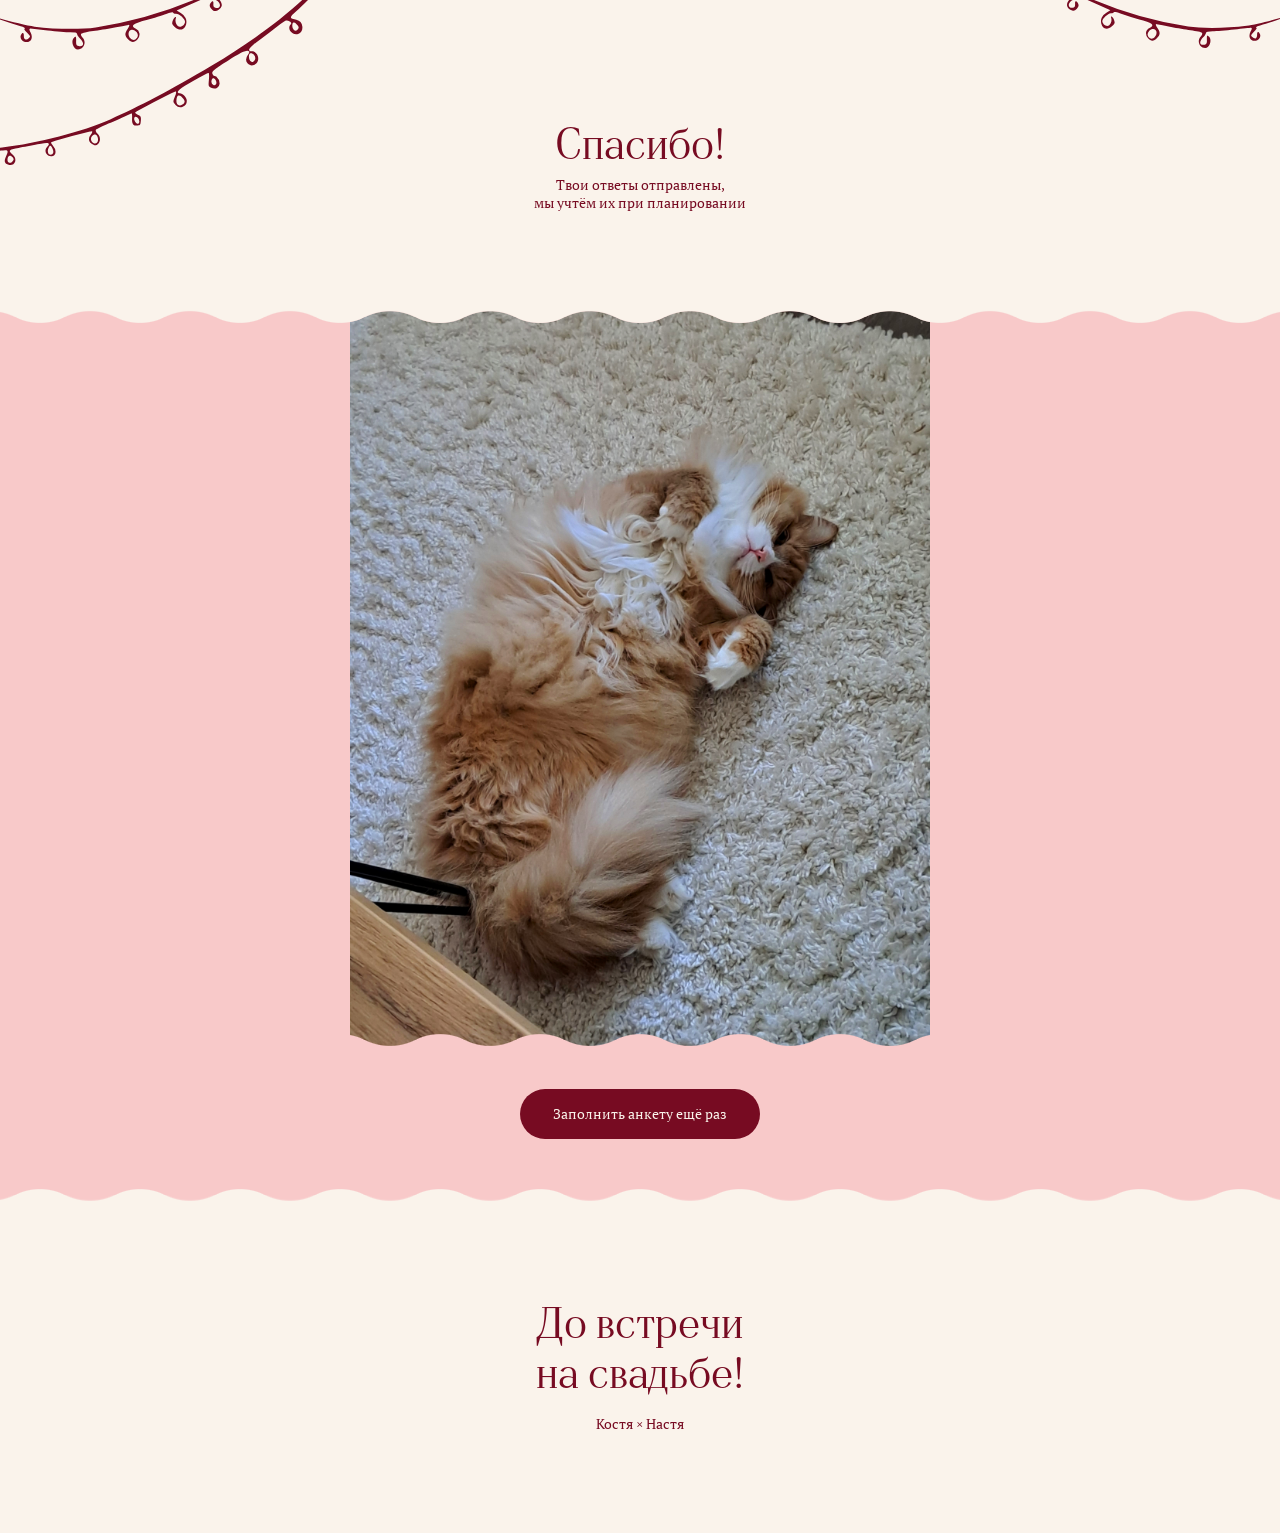
<file: wedding-invitation-success.html>
<!DOCTYPE html>
<html lang="ru">
<head>
	<meta http-equiv="Content-Type" content="text/html; charset=utf-8" />
	<meta name="viewport" content="width=device-width, initial-scale=1.0, maximum-scale=1.0, user-scalable=0"/>
	<link rel="apple-touch-icon" href="static/favicons/favicon-apple.png">
	<link rel="preconnect" href="https://fonts.googleapis.com">
	<link rel="preconnect" href="https://fonts.gstatic.com" crossorigin>
	<link href="https://fonts.googleapis.com/css2?family=PT+Serif&display=swap" rel="stylesheet">
	<link rel="stylesheet" href="styles/wedding-invitation-success.css">
	<title>Спасибо!</title>
</head>
<body>
	<main>
		<section class="gratitude">
			<h1>Спасибо!</h1>
			<p class="gratitude__description">
				Твои ответы отправлены,<br>
				мы учтём их при планировании
			</p>
		</section>

		<section class="survey-suggestion">
			<img class="survey-suggestion__photo" src="static/wedding-invitation-success/success.jpg" alt="Забавная фотка кота">

			<form
				class="survey-suggestion__action"
				method="get"
				action="https://kvorlik.github.io/wedding-invitation.html#survey"
			>
				<button type="submit">Заполнить анкету ещё раз</button>
			</form>
		</section>
	</main>

	<footer class="footer">
		<h1>До встречи<br>на свадьбе!</h1>
		<p class="footer__description">Костя × Настя</p>
	</footer>
</body>
</html>
</file>
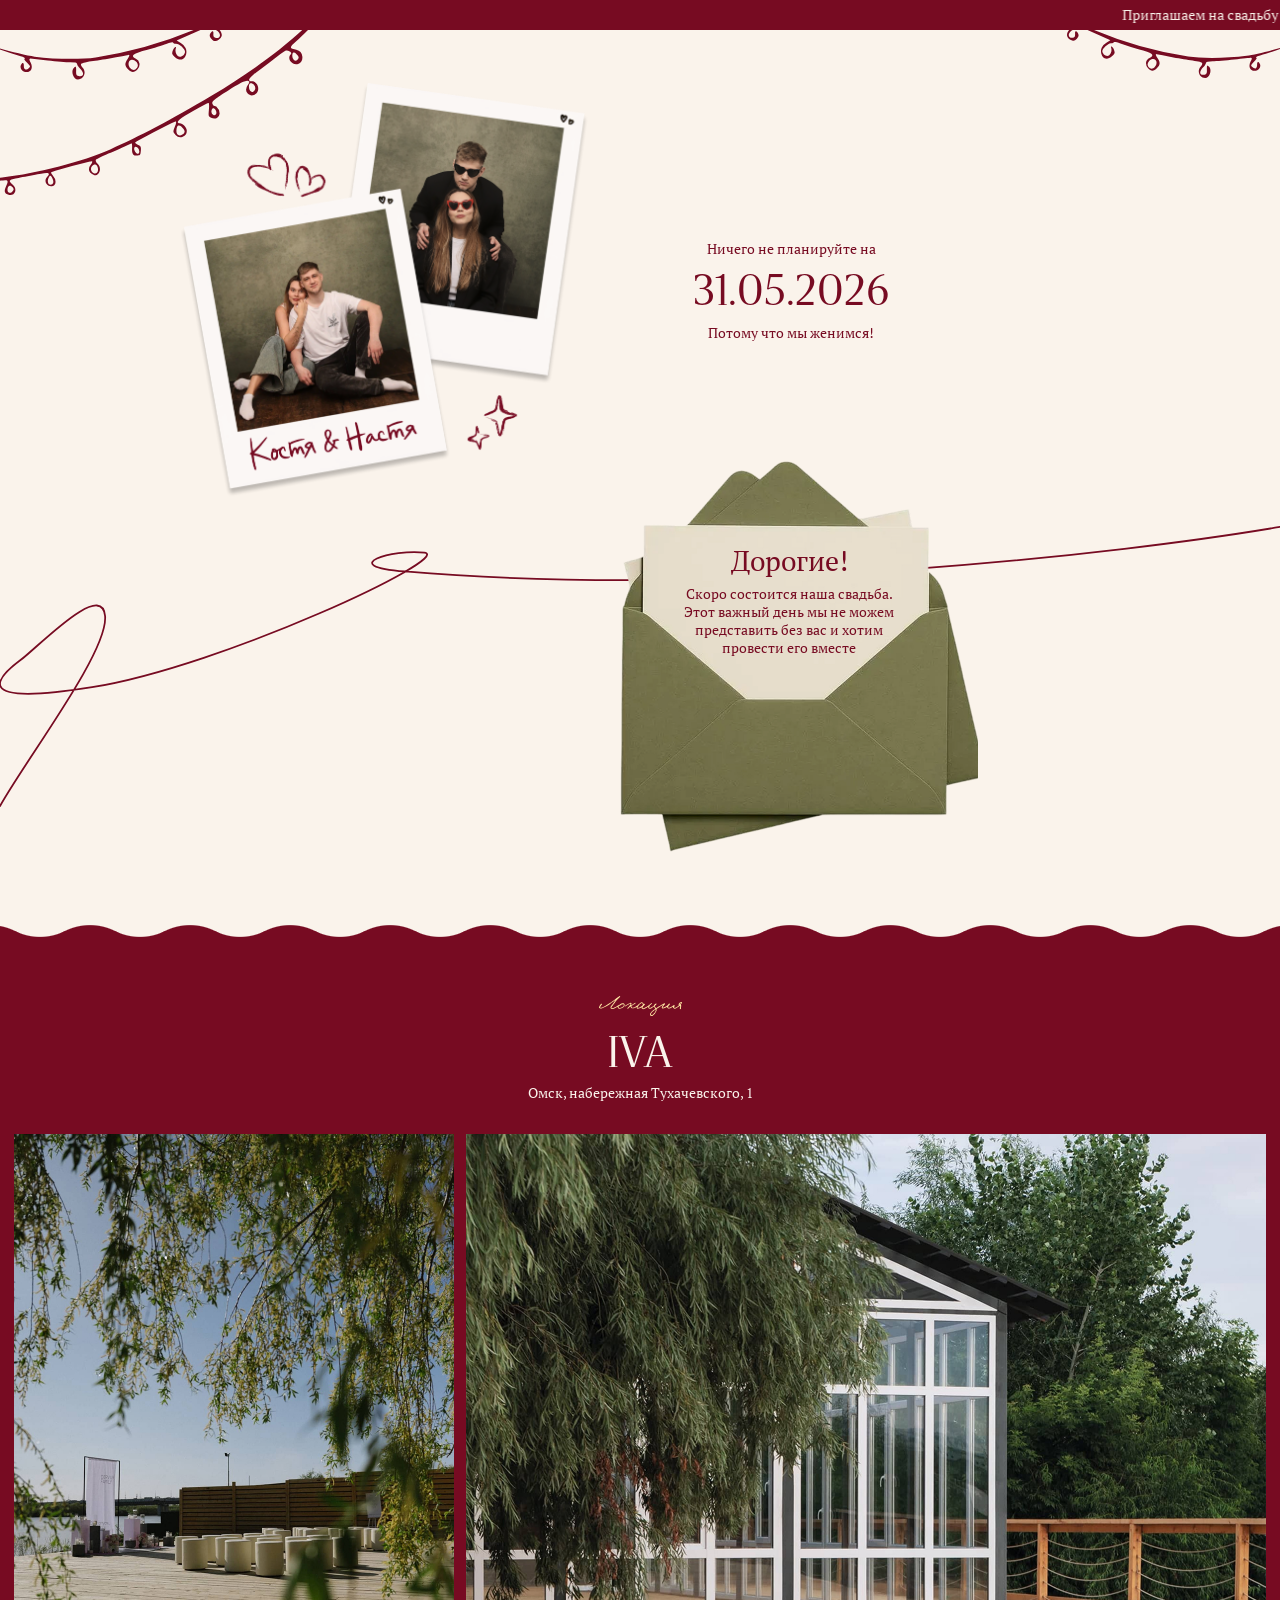
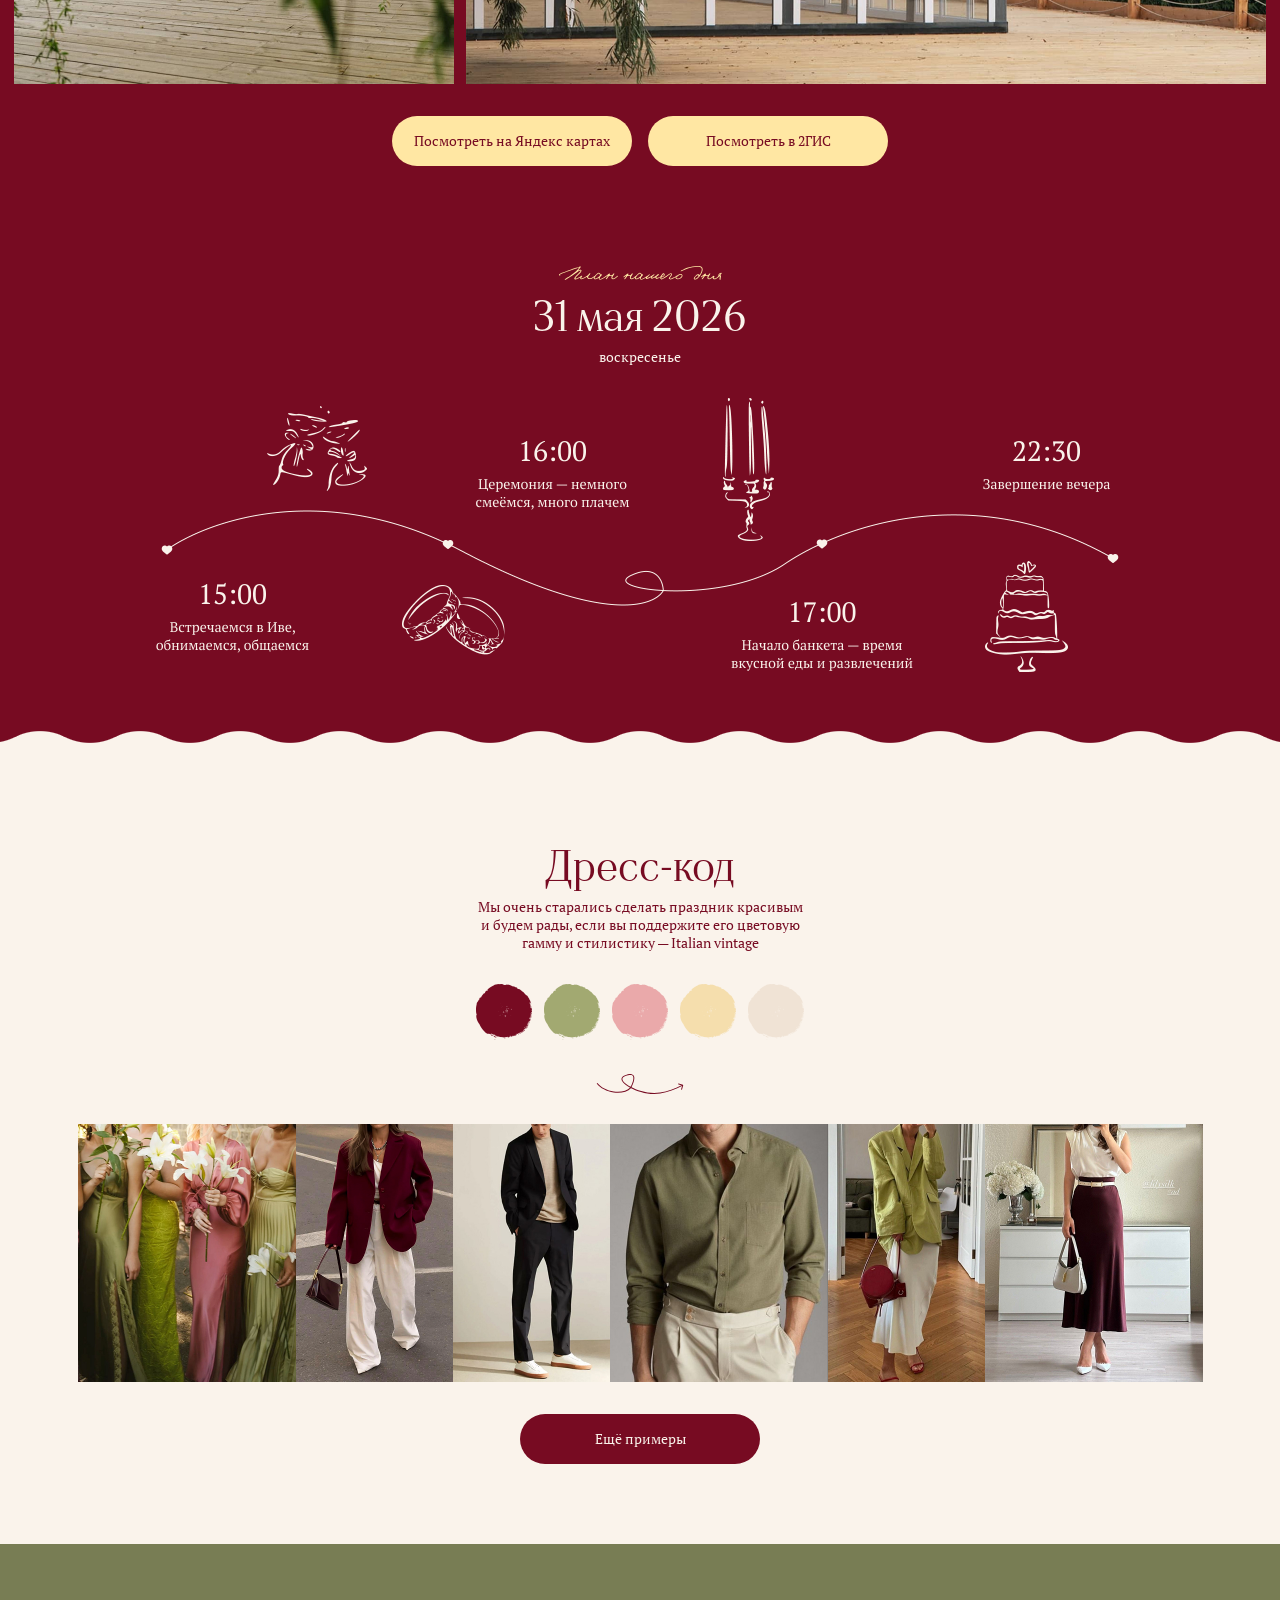
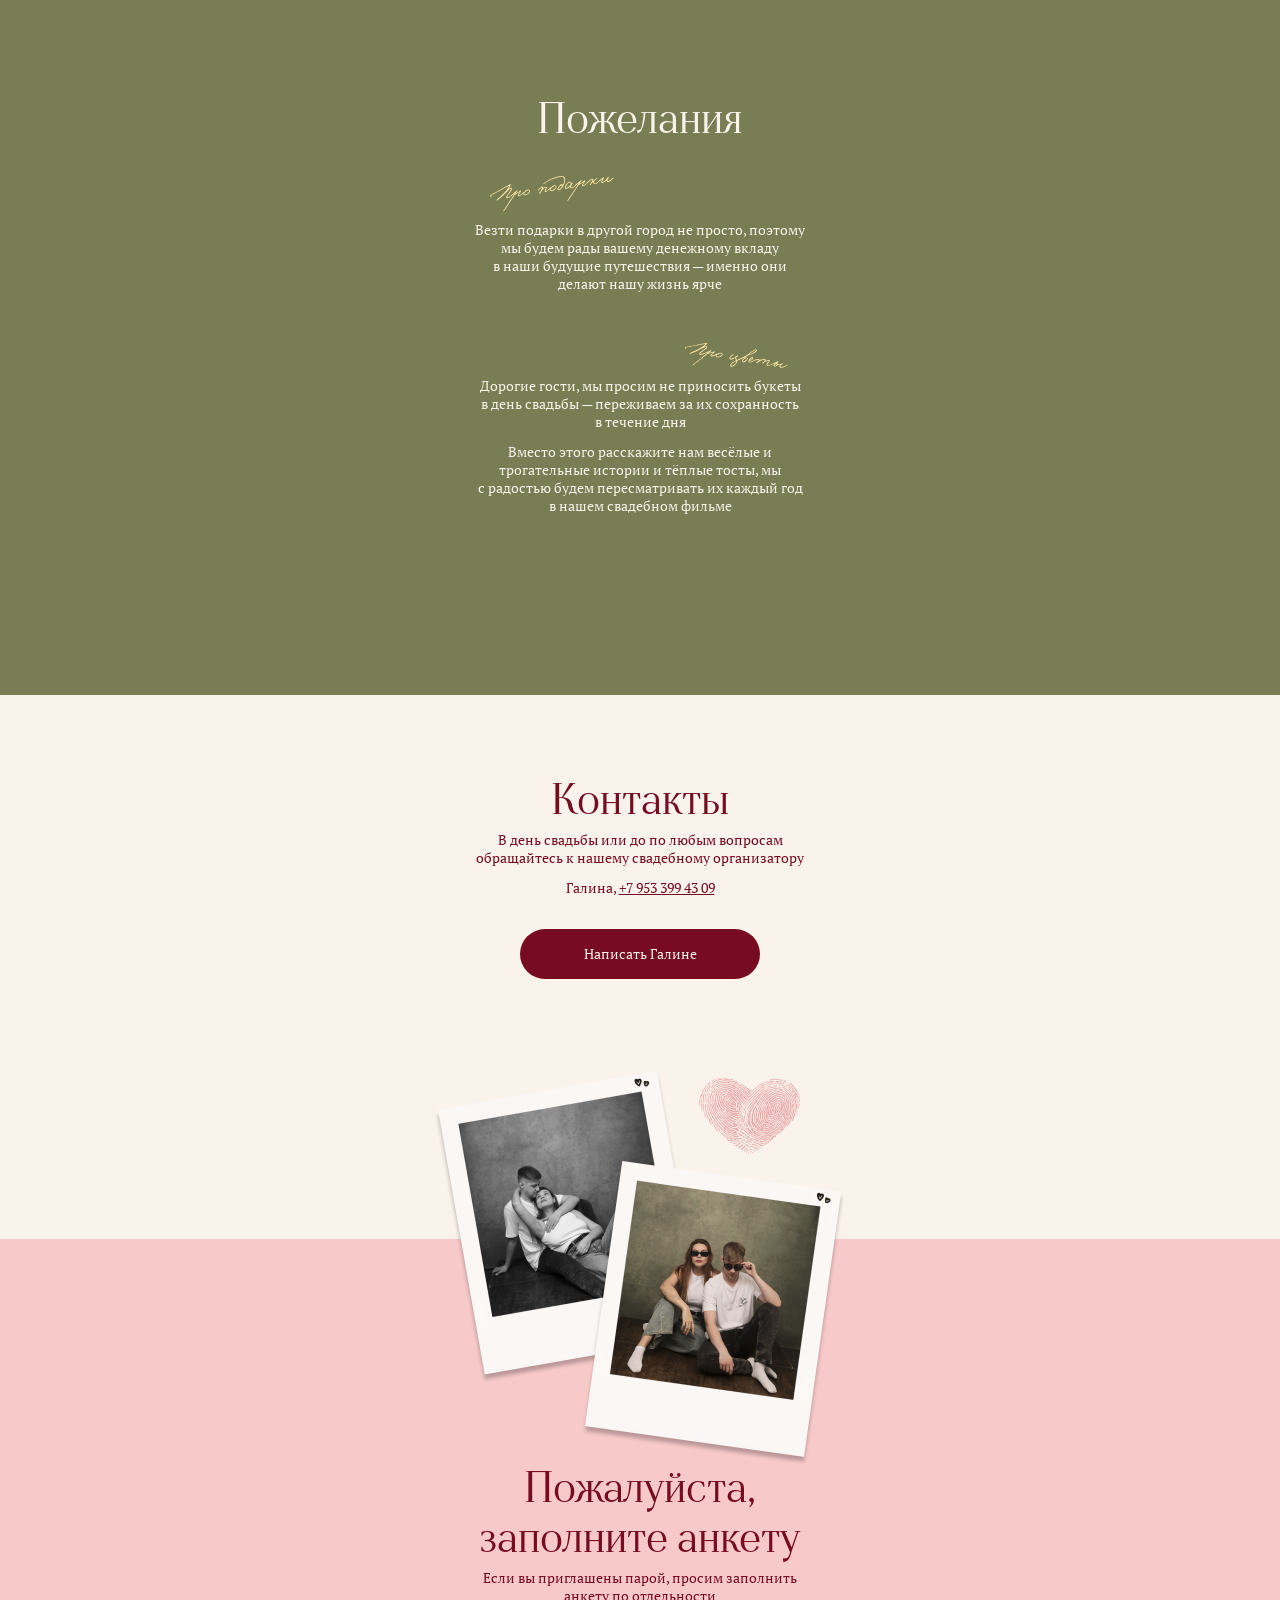
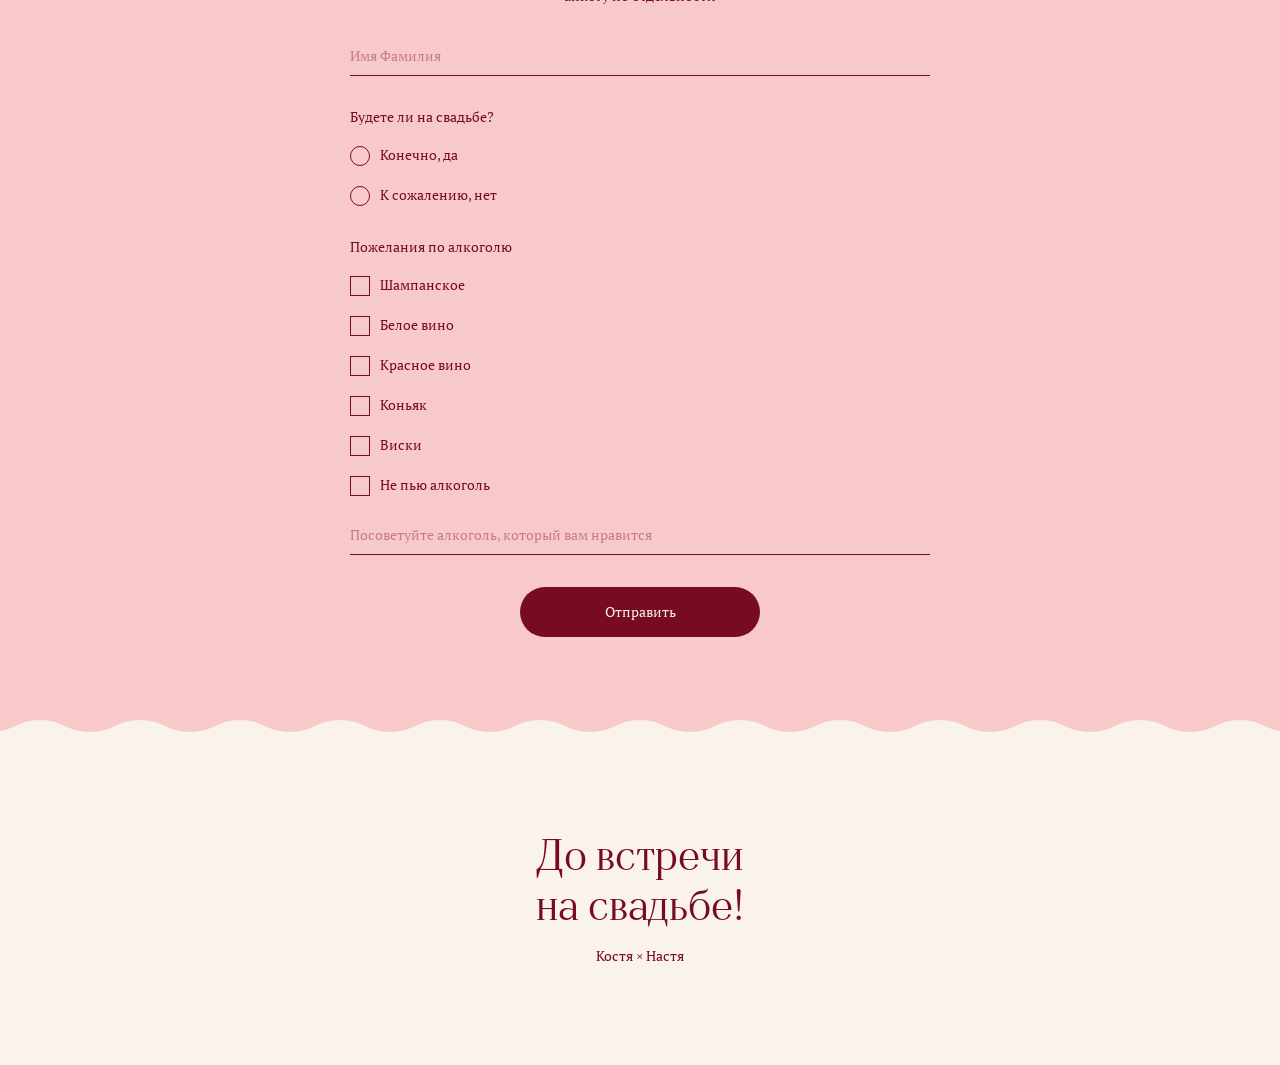
<file: wedding-invitation.html>
<!DOCTYPE html>
<html lang="ru">
<head>
	<meta http-equiv="Content-Type" content="text/html; charset=utf-8" />
	<meta name="viewport" content="width=device-width, initial-scale=1.0, maximum-scale=1.0, user-scalable=0"/>
	<link rel="apple-touch-icon" href="static/favicons/favicon-apple.png">
	<link rel="preconnect" href="https://fonts.googleapis.com">
	<link rel="preconnect" href="https://fonts.gstatic.com" crossorigin>
	<link href="https://fonts.googleapis.com/css2?family=PT+Serif&display=swap" rel="stylesheet">
	<link rel="stylesheet" href="styles/wedding-invitation.css">
	<title>Приглашение на свадьбу Кости и Насти</title>
</head>
<body>
	<header class="header">
		<marquee class="header__ticker">
			<span>
				Приглашаем на свадьбу&nbsp;&nbsp;&nbsp;&nbsp;
				Приглашаем на свадьбу&nbsp;&nbsp;&nbsp;&nbsp;
				Приглашаем на свадьбу&nbsp;&nbsp;&nbsp;&nbsp;
				Приглашаем на свадьбу&nbsp;&nbsp;&nbsp;&nbsp;
				Приглашаем на свадьбу&nbsp;&nbsp;&nbsp;&nbsp;
				Приглашаем на свадьбу&nbsp;&nbsp;&nbsp;&nbsp;
				Приглашаем на свадьбу&nbsp;&nbsp;&nbsp;&nbsp;
				Приглашаем на свадьбу&nbsp;&nbsp;&nbsp;&nbsp;
				Приглашаем на свадьбу&nbsp;&nbsp;&nbsp;&nbsp;
				Приглашаем на свадьбу&nbsp;&nbsp;&nbsp;&nbsp;
				Приглашаем на свадьбу&nbsp;&nbsp;&nbsp;&nbsp;
				Приглашаем на свадьбу&nbsp;&nbsp;&nbsp;&nbsp;
				Приглашаем на свадьбу&nbsp;&nbsp;&nbsp;&nbsp;
				Приглашаем на свадьбу
			</span>
		</marquee>

		<div class="header__content-container">
			<img class="header__photos" src="static/wedding-invitation/header-photos.png" alt="Фотографии пары #1">

			<div class="header__event-date">
				<p>Ничего не планируйте на</p>
				<h1>31.05.2026</h1>
				<p>Потому что мы женимся!</p>
			</div>

			<div class="header__envelope">
				<div class="envelope__text">
					<h2>Дорогие!</h2>
					<p>
						Скоро состоится наша свадьба.<br>
						Этот важный день мы не можем<br>
						представить без вас и хотим<br>
						провести его вместе
					</p>
				</div>
			</div>
		</div>
	</header>

	<main>
		<div class="alternative-block">
			<section class="location">
				<div class="location__handwrite-title"></div>
				<h1>IVA</h1>
				<p>Омск, набережная Тухачевского, 1</p>
				<div class="location__photos">
					<img src="static/wedding-invitation/iva-0.jpg" alt="Вид на открытую часть локации">
					<img src="static/wedding-invitation/iva-1.jpg" alt="Вид на крытую часть локации">
				</div>

				<form
					class="location__action"
					method="get"
					target="_blank"
				>
					<button type="submit" formaction="https://yandex.ru/maps/-/CLdzFKZS">Посмотреть на Яндекс картах</button>
					<button type="submit" formaction="https://go.2gis.com/dUB4R">Посмотреть в 2ГИС</button>
				</form>
			</section>

			<section class="timeline">
				<div class="timeline__handwrite-title"></div>
				<h1>31 мая 2026</h1>
				<p>воскресенье</p>
				<img
					class="timeline__image timeline__image_vertical"
					src="static/wedding-invitation/timeline-vertical.png"
					alt="План дня"
				>
				<img
					class="timeline__image timeline__image_horizontal"
					src="static/wedding-invitation/timeline-horizontal.png"
					alt="План дня"
				>
			</section>
		</div>

		<section class="dress-code">
			<h1>Дресс-код</h1>
			<p>
				Мы очень старались сделать праздник красивым<br>
				и будем рады, если вы поддержите его цветовую<br>
				гамму и стилистику — Italian vintage
			</p>
			<img class="dress-code__colors" src="static/wedding-invitation/dress-code-colors.png" alt="Цвета дресс-кода">
			<div class="dress-code__examples">
				<img class="dress-code__example" src="static/wedding-invitation/dresscode-0.jpg">
				<img class="dress-code__example" src="static/wedding-invitation/dresscode-1.jpg">
				<img class="dress-code__example" src="static/wedding-invitation/dresscode-2.jpg">
				<img class="dress-code__example" src="static/wedding-invitation/dresscode-3.jpg">
				<img class="dress-code__example" src="static/wedding-invitation/dresscode-4.jpg">
				<img class="dress-code__example" src="static/wedding-invitation/dresscode-5.jpg">
			</div>
			<form
				class="dress-code__action"
				method="get"
				target="_blank"
				action="https://pin.it/3sj5capD2"
			>
				<button type="submit">Ещё примеры</button>
			</form>
		</section>

		<section class="rule-set">
			<h1>Пожелания</h1>
			<div class="rule-set__rule rule-set__rule_gifts">
				<div class="rule-set__handwrite-title"></div>
				<p>
					Везти подарки в другой город не просто, поэтому<br>
					мы будем рады вашему денежному вкладу<br>
					в наши будущие путешествия — именно они<br>
					делают нашу жизнь ярче
				</p>
			</div>
			<div class="rule-set__rule rule-set__rule_flowers">
				<div class="rule-set__handwrite-title"></div>
				<p>
					Дорогие гости, мы просим не приносить букеты<br>
					в день свадьбы — переживаем за их сохранность<br>
					в течение дня
				</p>
				<p>
					Вместо этого расскажите нам весёлые и<br>
					трогательные истории и тёплые тосты, мы<br>
					с радостью будем пересматривать их каждый год<br>
					в нашем свадебном фильме
				</p>
			</div>
		</section>

		<section class="contacts">
			<h1>Контакты</h1>
			<p class="contacts__description">
				В день свадьбы или до по любым вопросам<br>
				обращайтесь к нашему свадебному организатору
			</p>
			<p class="contacts__phone">
				Галина, <a href="tel:+79533994309">+7 953 399 43 09</a>
			</p>
			<form
				class="contacts__action"
				method="get"
				target="_blank"
				action="https://t.me/timakovaorg"
			>
				<button type="submit">Написать Галине</button>
			</form>
		</section>

		<section id="survey" class="survey">
			<div class="survey__block">
				<img class="survey__photos" src="static/wedding-invitation/survey-photos.png" alt="Фотографии пары #2">

				<h1>Пожалуйста,<br>заполните анкету</h1>
				<p class="survey__description">
					Если вы приглашены парой, просим заполнить<br>
					анкету по отдельности
				</p>

				<form
					class="survey__form"
					method="post"
					action="https://formhub.dev/io/16050bc89038be83221493ca72db84e469836d94c7c48"
				>
					<input name="name" type="text" placeholder="Имя Фамилия" required />

					<div class="survey__form-section">
						<p>Будете ли на свадьбе?</p>
						<div class="survey__form-control">
							<input type="radio" name="will-go" id="will-go-yes" value="Да" required />
							<label for="will-go-yes">Конечно, да</label>
						</div>
						<div class="survey__form-control">
							<input type="radio" name="will-go" id="will-go-no" value="Нет" required />
							<label for="will-go-no">К сожалению, нет</label>
						</div>
					</div>

					<div class="survey__form-section">
						<p>Пожелания по алкоголю</p>
						<div class="survey__form-control">
							<input type="checkbox" name="alcohol-champagne" id="alco-request-champagne" value="true" />
							<label for="alco-request-champagne">Шампанское</label>
						</div>
						<div class="survey__form-control">
							<input type="checkbox" name="alcohol-white-wine" id="alco-request-white-wine" value="true" />
							<label for="alco-request-white-wine">Белое вино</label>
						</div>
						<div class="survey__form-control">
							<input type="checkbox" name="alcohol-red-wine" id="alco-request-red-wine" value="true" />
							<label for="alco-request-red-wine">Красное вино</label>
						</div>
						<div class="survey__form-control">
							<input type="checkbox" name="alcohol-cognac" id="alco-request-cognac" value="true" />
							<label for="alco-request-cognac">Коньяк</label>
						</div>
						<div class="survey__form-control">
							<input type="checkbox" name="alcohol-whiskey" id="alco-request-whiskey" value="true" />
							<label for="alco-request-whiskey">Виски</label>
						</div>
						<div class="survey__form-control">
							<input type="checkbox" name="alcohol-nothing" id="alco-request-nothing" value="true" />
							<label for="alco-request-nothing">Не пью алкоголь</label>
						</div>

						<input name="alcohol-another" type="text" placeholder="Посоветуйте алкоголь, который вам нравится" />
					</div>

					<input type="hidden" name="redirect-to" value="https://kvorlik.github.io/wedding-invitation-success.html">

					<div class="survey__form-section">
						<button type="submit">Отправить</button>
					</div>
				</form>
			</div>

			<div class="survey__wave"></div>
		</section>
	</main>

	<footer class="footer">
		<h1>До встречи<br>на свадьбе!</h1>
		<p class="footer__description">Костя × Настя</p>
	</footer>
</body>
</html>
</file>
<file: styles/wedding-invitation-success.css>
@font-face {
  font-family: 'Jun';
  src: url("../static/fonts/Jun/Jun_Regular.otf") format("opentype"),
}

:root {
  --color-background: #FAF3EB;
  --color-primary: #770B22;
  --color-secondary: #787D54;
  --color-tretiary: #F8C9C9;
  --color-button: #FFE7A3;

  --wave-mask-tiny:
    radial-gradient(19.21px at 50% 27px,#000 99%,#0000 101%) calc(50% - 24px) 0/48px 51% repeat-x,
    radial-gradient(19.21px at 50% -15px,#0000 99%,#000 101%) 50% 12px/48px calc(51% - 12px) repeat-x,
    radial-gradient(19.21px at 50% calc(100% - 27px),#000 99%,#0000 101%) calc(50% - 24px) 100%/48px 51% repeat-x,
    radial-gradient(19.21px at 50% calc(100% + 15px),#0000 99%,#000 101%) 50% calc(100% - 12px)/48px calc(51% - 12px) repeat-x;

  --wave-mask-huge:
    radial-gradient(55.9px at 50% 75px,#000 99%,#0000 101%) calc(50% - 50px) 0/100px 51% repeat-x,
    radial-gradient(55.9px at 50% -50px,#0000 99%,#000 101%) 50% 25px/100px calc(51% - 25px) repeat-x,
    radial-gradient(55.9px at 50% calc(100% - 75px),#000 99%,#0000 101%) calc(50% - 50px) 100%/100px 51% repeat-x,
    radial-gradient(55.9px at 50% calc(100% + 50px),#0000 99%,#000 101%) 50% calc(100% - 25px)/100px calc(51% - 25px) repeat-x;
}

body {
  margin: 0;
  padding: 0;
  background-color: var(--color-background);
}

h1 {
  margin: 0;
  font-family: 'Jun', 'PT Serif', serif;
  font-size: 44px;
  font-weight: 400;
  line-height: 50px;
  text-align: center;
  color: var(--color-primary);
}

p {
  margin: 0;
  font-family: 'PT Serif', serif;
  font-size: 14px;
  font-weight: 400;
  line-height: 18px;
  color: var(--color-primary);
}

button {
  padding: 16px 20px;
  font-family: 'PT Serif', serif;
  font-size: 14px;
  font-weight: 400;
  line-height: 18px;
  color: var(--color-background);
  background-color: var(--color-primary);
  border-width: 0;
  border-radius: 25px;
  cursor: pointer;
}

.gratitude {
  position: relative;
  display: flex;
  flex-direction: column;
  align-items: center;
  padding: 120px 16px 80px;
}

.gratitude::before {
  content: '';
  position: absolute;
  width: 205px;
  height: 110px;
  top: 0;
  left: 0;
  background-image: url('../static/wedding-invitation/left-lights-stripe.svg');
  background-repeat: no-repeat;
  background-size: contain;
}

.gratitude::after {
  position: absolute;
  content: '';
  width: 142px;
  height: 32px;
  top: 0;
  right: 0;
  background-image: url('../static/wedding-invitation/right-lights-stripe.svg');
  background-repeat: no-repeat;
  background-size: contain;
}

.gratitude__description {
  margin: 6px 0 0;
  text-align: center;
}

.survey-suggestion {
  display: flex;
  flex-direction: column;
  align-items: center;
  padding: 0 0 24px;
  background-color: var(--color-tretiary);
  mask: var(--wave-mask-tiny);
  -webkit-mask: var(--wave-mask-tiny);
}

.survey-suggestion__photo {
  width: 100%;
  mask: var(--wave-mask-tiny);
  -webkit-mask: var(--wave-mask-tiny);
}

.survey-suggestion__action {
  margin: 40px 16px;
  display: flex;
  flex-direction: column;
  align-items: stretch;
  align-self: stretch;
}

.footer {
  display: flex;
  flex-direction: column;
  align-items: center;
  padding: 80px 16px 100px;
}

.footer__description {
  margin: 16px 0 0;
}

@media (min-width: 580px) {
  .survey-suggestion__photo {
    max-width: 580px;
  }

  .survey-suggestion,
  .survey-suggestion__photo {
    mask: var(--wave-mask-huge);
    -webkit-mask: var(--wave-mask-huge);
  }

  .survey-suggestion__action {
    align-self: center;
    margin: 24px 0 56px;
  }

  .survey-suggestion__action button {
    min-width: 240px;
  }
}

@media (min-width: 1252px) {
  .gratitude::before {
    width: 308px;
    height: 165px;
  }

  .gratitude::after {
    width: 213px;
    height: 48px;
  }
}
</file>
<file: styles/wedding-invitation.css>
@font-face {
  font-family: 'Jun';
  src: url("../static/fonts/Jun/Jun_Regular.otf") format("opentype"),
}

:root {
  --color-background: #FAF3EB;
  --color-primary: #770B22;
  --color-secondary: #787D54;
  --color-tretiary: #F8C9C9;
  --color-button: #FFE7A3;

  --wave-mask-tiny:
    radial-gradient(19.21px at 50% 27px,#000 99%,#0000 101%) calc(50% - 24px) 0/48px 51% repeat-x,
    radial-gradient(19.21px at 50% -15px,#0000 99%,#000 101%) 50% 12px/48px calc(51% - 12px) repeat-x,
    radial-gradient(19.21px at 50% calc(100% - 27px),#000 99%,#0000 101%) calc(50% - 24px) 100%/48px 51% repeat-x,
    radial-gradient(19.21px at 50% calc(100% + 15px),#0000 99%,#000 101%) 50% calc(100% - 12px)/48px calc(51% - 12px) repeat-x;

  --wave-mask-tiny-bottom:
    radial-gradient(19.21px at 50% calc(100% - 27px),#000 99%,#0000 101%) calc(50% - 24px) 100%/48px 100%,
    radial-gradient(19.21px at 50% calc(100% + 15px),#0000 99%,#000 101%) 50% calc(100% - 12px)/48px 100% repeat-x;

  --wave-mask-huge:
    radial-gradient(55.9px at 50% 75px,#000 99%,#0000 101%) calc(50% - 50px) 0/100px 51% repeat-x,
    radial-gradient(55.9px at 50% -50px,#0000 99%,#000 101%) 50% 25px/100px calc(51% - 25px) repeat-x,
    radial-gradient(55.9px at 50% calc(100% - 75px),#000 99%,#0000 101%) calc(50% - 50px) 100%/100px 51% repeat-x,
    radial-gradient(55.9px at 50% calc(100% + 50px),#0000 99%,#000 101%) 50% calc(100% - 25px)/100px calc(51% - 25px) repeat-x;

  --wave-mask-huge-bottom:
    radial-gradient(55.9px at 50% calc(100% - 75px),#000 99%,#0000 101%) calc(50% - 50px) 100%/100px 100% repeat-x,
    radial-gradient(55.9px at 50% calc(100% + 50px),#0000 99%,#000 101%) 50% calc(100% - 25px)/100px 100% repeat-x;
}

body {
  margin: 0;
  padding: 0;
  background-color: var(--color-background);
}

h1 {
  margin: 0;
  font-family: 'Jun', 'PT Serif', serif;
  font-size: 44px;
  font-weight: 400;
  line-height: 50px;
  text-align: center;
  color: var(--color-primary);
}

h2 {
  margin: 0;
  font-family: 'PT Serif', serif;
  font-size: 28px;
  font-weight: 400;
  line-height: 36px;
  color: var(--color-primary);
}

a, p, span, marquee, label {
  margin: 0;
  font-family: 'PT Serif', serif;
  font-size: 14px;
  font-weight: 400;
  line-height: 18px;
  color: var(--color-primary);
}

button {
  padding: 16px 20px;
  font-family: 'PT Serif', serif;
  font-size: 14px;
  font-weight: 400;
  line-height: 18px;
  color: var(--color-background);
  background-color: var(--color-primary);
  border-width: 0;
  border-radius: 25px;
  cursor: pointer;
}

input[type="text"] {
  font-family: 'PT Serif', serif;
  font-size: 14px;
  font-weight: 400;
  line-height: 18px;
  color: var(--color-primary);
  background-color: transparent;
  border: none;
  border-bottom: 1px solid var(--color-primary);
  padding: 10px 0;
}

input[type="text"]::placeholder {
  color: var(--color-primary);
  opacity: 0.4;
}

input[type="text"]:focus-visible {
  outline: none;
}

input[type="radio"],
input[type="checkbox"] {
  position: relative;
  width: 20px;
  height: 20px;
  margin: 0;
  appearance: none;
}

input[type="radio"]::before {
  content: '';
  position: absolute;
  top: 0;
  left: 0;
  width: 20px;
  height: 20px;
  border: 1px solid var(--color-primary);
  border-radius: 10px;
  box-sizing: border-box;
}

input[type="radio"]::after {
  content: '';
  position: absolute;
  top: 4px;
  left: 4px;
  width: 12px;
  height: 12px;
  border-radius: 6px;
  box-sizing: border-box;
  background-color: var(--color-primary);
  opacity: 0;
  transition: 0.5s;
}

input[type="checkbox"]::before {
  content: '';
  position: absolute;
  top: 0;
  left: 0;
  width: 20px;
  height: 20px;
  border: 1px solid var(--color-primary);
  box-sizing: border-box;
}

input[type="checkbox"]::after {
  content: '';
  position: absolute;
  top: 0;
  left: 0;
  width: 20px;
  height: 20px;
  box-sizing: border-box;
  background-image: url('../static/wedding-invitation/checkbox.svg');
  background-size: contain;
  background-repeat: no-repeat;
  opacity: 0;
  transition: 0.5s;
}

input[type="radio"]:checked::after,
input[type="checkbox"]:checked::after {
  opacity: 1;
}

.header__ticker {
  padding: 6px 0;
  color: var(--color-background);
  background-color: var(--color-primary);
}

.header__ticker span {
  color: var(--color-background);
}

.header__content-container {
  margin: -4px 0 90px;
  position: relative;
  display: flex;
  flex-direction: column;
  background-image: url('../static/wedding-invitation/cherkash-small.svg');
  background-repeat: no-repeat;
  background-size: contain;
  background-position-y: 65%;
  overflow: hidden;
}

.header__content-container::before {
  content: '';
  position: absolute;
  width: 205px;
  height: 110px;
  top: 0;
  left: 0;
  background-image: url('../static/wedding-invitation/left-lights-stripe.svg');
  background-repeat: no-repeat;
  background-size: contain;
}

.header__content-container::after {
  position: absolute;
  content: '';
  width: 142px;
  height: 32px;
  top: 0;
  right: 0;
  background-image: url('../static/wedding-invitation/right-lights-stripe.svg');
  background-repeat: no-repeat;
  background-size: contain;
}

.header__photos {
  position: absolute;
  top: 52px;
  left: 50%;
  transform: translate(-50%, 0);
  width: 405px;
  height: 412px;
}

.header__event-date {
  margin: 480px auto 0;
  display: flex;
  flex-direction: column;
  row-gap: 8px;
  text-align: center;
}

.header__envelope {
  margin: 115px auto 0;
  width: 100%;
  height: 400px;
  min-width: 374px;
  background-image: url('../static/wedding-invitation/envelope.png');
  background-repeat: no-repeat;
  background-position: center;
  background-size: contain;
}

.envelope__text {
  margin: 86px 4px 0 0;
  display: flex;
  flex-direction: column;
  row-gap: 6px;
  text-align: center;
}

.alternative-block {
  mask: var(--wave-mask-tiny);
  -webkit-mask: var(--wave-mask-tiny);
}

.location {
  display: flex;
  flex-direction: column;
  align-items: center;
  padding: 90px 16px 50px;
  background-color: var(--color-primary);
}

.location__handwrite-title {
  margin: 0 auto 12px;
  width: 83px;
  height: 20px;
  background-image: url('../static/wedding-invitation/handwrite-location.svg');
}

.location__photos {
  margin: 32px auto 0;
  display: flex;
  flex-direction: column;
  gap: 12px;
  width: 100%;
  max-width: 580px;
}

.location__action {
  margin: 32px 0 0;
  display: flex;
  flex-direction: column;
  align-items: stretch;
  align-self: stretch;
  gap: 16px;
}

.location__action button {
  color: var(--color-primary);
  background-color: var(--color-button);
}

.timeline {
  display: flex;
  flex-direction: column;
  align-items: center;
  padding: 50px 16px 90px;
  background-color: var(--color-primary);
}

.timeline__handwrite-title {
  margin: 0 auto 12px;
  width: 163px;
  height: 14px;
  background-image: url('../static/wedding-invitation/handwrite-timeline.svg');
}

.timeline__image {
  margin: 32px auto 0;
}

.timeline__image_vertical {
  width: 100%;
  max-width: 343px;
}

.timeline__image_horizontal {
  max-width: 974px;
  display: none;
}

.dress-code {
  display: flex;
  flex-direction: column;
  align-items: center;
  text-align: center;
  padding: 80px 0;

  background-image: url('../static/wedding-invitation/cherkash-arrow.svg');
  background-repeat: no-repeat;
  background-size: 90px 20px;
  background-position: center 41%;
  animation: cherkash-arrow-move 0.7s infinite linear alternate;

  overflow: hidden;
}

@keyframes cherkash-arrow-move {
  0% {
    background-position: 45% 41%;
  }
  100% {
    background-position: 55% 41%;
  }
}

.dress-code__colors {
  margin: 32px auto 0;
  width: 328px;
  height: 56px;
}

.dress-code__examples {
  margin: 84px auto 0;
  display: flex;
  width: 100%;
  overflow: auto hidden;
}

.dress-code__example {
  flex-shrink: 0;
  height: 258px;
}

.dress-code__action {
  margin: 32px 16px 0;
  display: flex;
  flex-direction: column;
  align-items: stretch;
  align-self: stretch;
  cursor: pointer;
}

.location p,
.timeline p,
.dress-code p {
  margin-top: 6px;
}

.rule-set {
  padding: 150px 16px 180px;
  display: flex;
  flex-direction: column;
  align-items: center;
  text-align: center;
  background-color: var(--color-secondary);

  mask:
    linear-gradient(#000 0 0) exclude,
    url('../static/wedding-invitation/mask-heart-top.svg') top/contain no-repeat exclude,
    url('../static/wedding-invitation/mask-heart-bottom.svg') bottom/contain no-repeat exclude;
  -webkit-mask:
    linear-gradient(#000 0 0) exclude,
    url('../static/wedding-invitation/mask-heart-top.svg') top/contain no-repeat exclude,
    url('../static/wedding-invitation/mask-heart-bottom.svg') bottom/contain no-repeat exclude;
}

.alternative-block h1,
.alternative-block h2,
.alternative-block p,
.alternative-block span,
.rule-set h1,
.rule-set h2,
.rule-set p,
.rule-set span {
  color: var(--color-background);
}

.rule-set__rule {
  display: flex;
  flex-direction: column;
}

.rule-set__rule_gifts {
  margin-top: 32px;
}

.rule-set__rule_gifts .rule-set__handwrite-title {
  width: 124px;
  height: 36px;
  margin: 0 0 9px 15px;
  background-image: url('../static/wedding-invitation/handwrite-gifts-rules.svg');
}

.rule-set__rule_flowers {
  margin-top: 50px;
}

.rule-set__rule_flowers .rule-set__handwrite-title {
  width: 103px;
  height: 25px;
  margin: 0 15px 9px 0;
  align-self: flex-end;
  background-image: url('../static/wedding-invitation/handwrite-flowers-rules.svg');
}

.rule-set__rule_flowers p:not(:first-of-type) {
  margin-top: 12px;
}

.contacts {
  display: flex;
  flex-direction: column;
  align-items: center;
  padding: 80px 16px 260px;
}

.contacts__description {
  margin: 6px 0 0;
  text-align: center;
}

.contacts__phone {
  margin: 12px 0 0;
}

.contacts__action {
  margin: 32px 0 0;
  display: flex;
  flex-direction: column;
  align-items: stretch;
  align-self: stretch;
}

.survey__block {
  position: relative;
  display: flex;
  flex-direction: column;
  align-items: center;
  padding: 224px 16px 82px;
  background-color: var(--color-tretiary);
  overflow-x: clip;
}

.survey__wave {
  height: 32px;
  background-color: var(--color-tretiary);
  mask: var(--wave-mask-tiny-bottom);
  -webkit-mask: var(--wave-mask-tiny-bottom);
}

.survey__photos {
  position: absolute;
  top: -178px;
  left: 50%;
  transform: translate(-50%, 0);
  width: 414px;
  height: 413px;
}

.survey__description {
  margin: 6px 0 0;
  text-align: center;
}

.survey__form-section {
  margin: 32px 0 0;
  display: flex;
  flex-direction: column;
  row-gap: 20px;
}

.survey__form-control {
  display: flex;
  flex-direction: row;
  column-gap: 10px;
}

.survey__form {
  margin: 32px 0 0;
  display: flex;
  flex-direction: column;
  align-items: stretch;
  align-self: stretch;
  width: 100%;
}

.footer {
  display: flex;
  flex-direction: column;
  align-items: center;
  padding: 80px 16px 100px;
}

.footer__description {
  margin: 16px 0 0;
}

@media (min-width: 580px) {
  .header__content-container {
    background-image: url('../static/wedding-invitation/cherkash-big.svg');
    background-position-y: 90%;
  }

  .alternative-block {
    mask: var(--wave-mask-huge);
    -webkit-mask: var(--wave-mask-huge);
  }

  .location__action {
    flex-direction: row;
    align-self: center;
  }

  .dress-code {
    animation: none;
  }

  .dress-code__examples {
    justify-content: center;
  }

  .dress-code__action,
  .contacts__action {
    align-self: center;
  }

  .location__action button,
  .dress-code__action button,
  .contacts__action button {
    min-width: 240px;
  }

  .rule-set {
    mask: none;
    -webkit-mask: none;
  }

  .survey__block {
    justify-content: center;
  }

  .survey__wave {
    mask: var(--wave-mask-huge-bottom);
    -webkit-mask: var(--wave-mask-huge-bottom);
  }

  .survey__form {
    min-width: 548px;
    max-width: 580px;
    align-self: center;
  }

  .survey__form button {
    min-width: 240px;
    align-self: center;
  }
}

@media (min-width: 1252px) {
  .header__content-container {
    display: grid;
    grid-template:
      "empty-one date empty-two" 6fr
      "empty-one envelope empty-two" 10fr / 2fr 1fr 1fr;
    margin-bottom: 44px;
  }

  .header__content-container::before {
    width: 308px;
    height: 165px;
  }

  .header__content-container::after {
    width: 213px;
    height: 48px;
  }

  .header__photos {
    left: 30%;
    width: 32vw;
    height: auto;
  }

  .header__event-date {
    margin-top: 210px;
    grid-area: date;
  }

  .header__envelope {
    grid-area: envelope;
  }

  .location__photos {
    flex-direction: row;
    justify-content: center;
  }

  .location__photos img {
    height: 550px;
  }

  .timeline__image_vertical {
    display: none;
  }

  .timeline__image_horizontal {
    display: block;
  }
}
</file>
